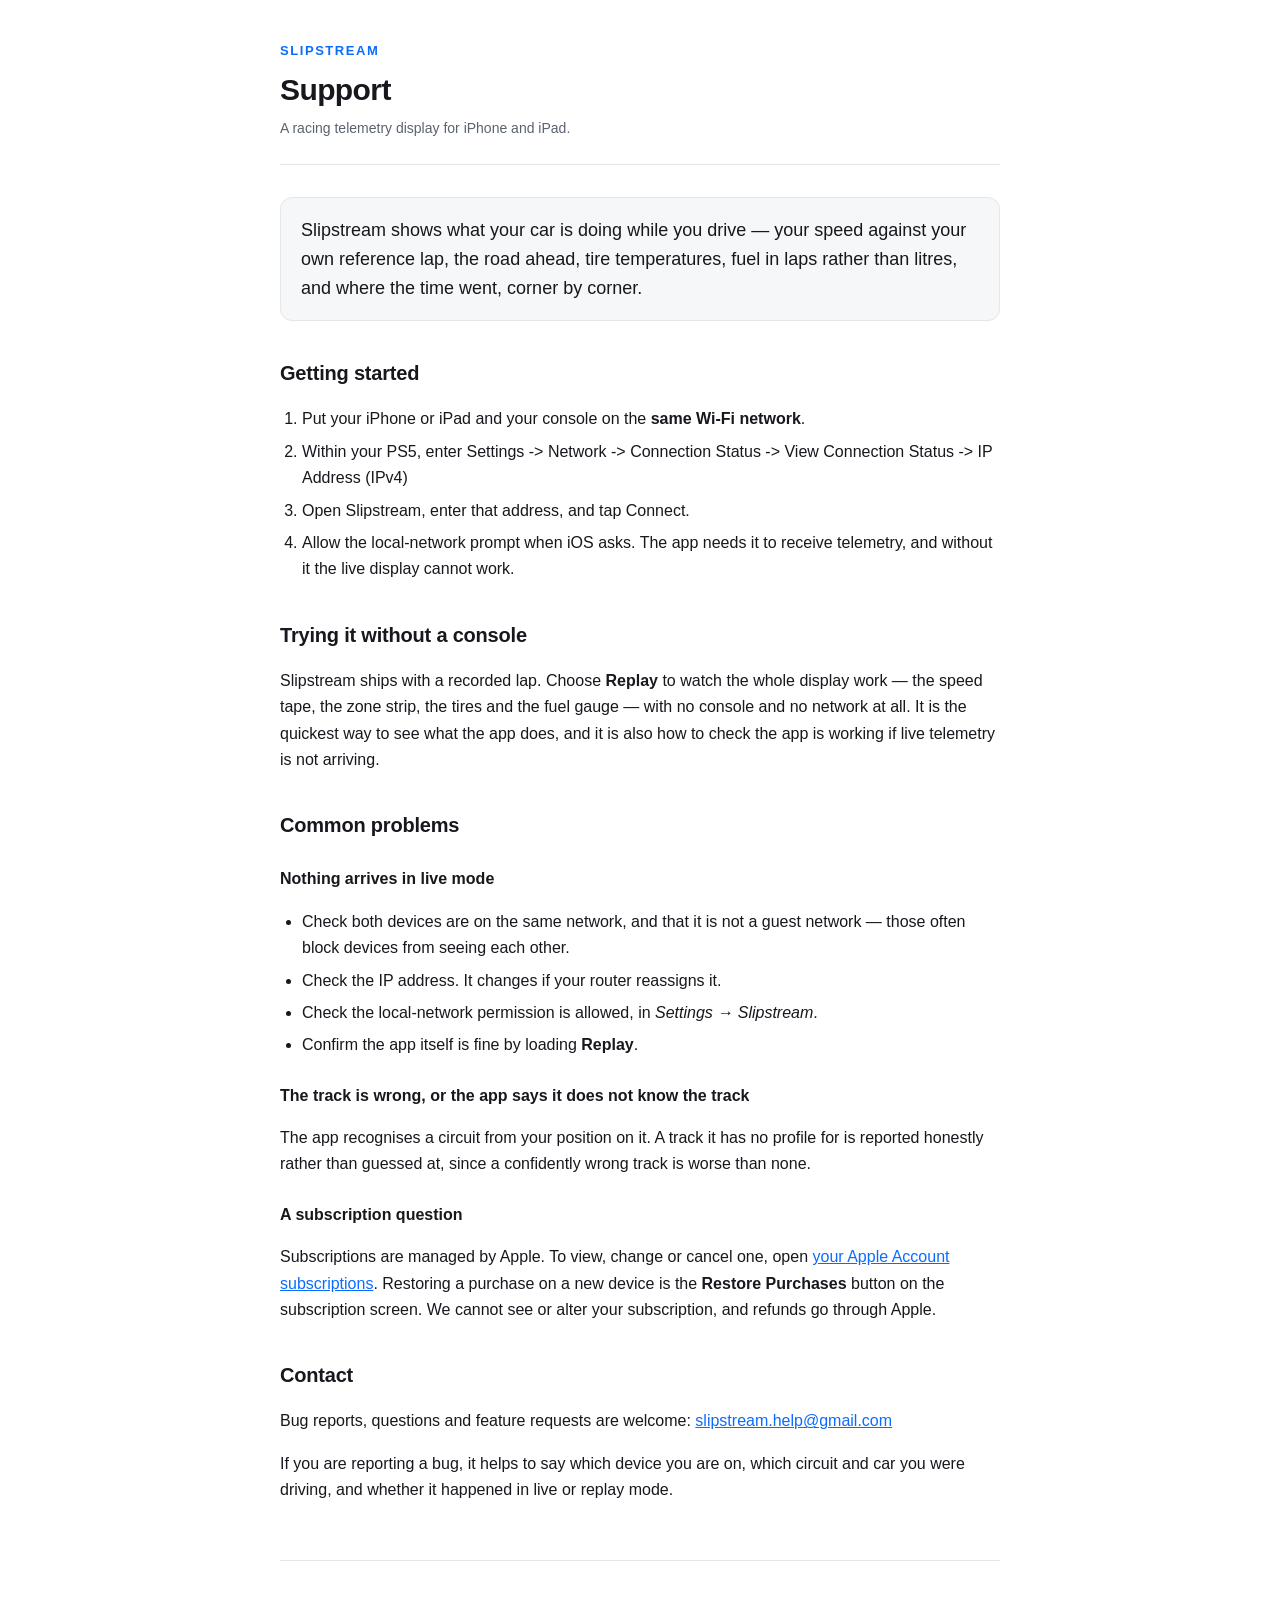
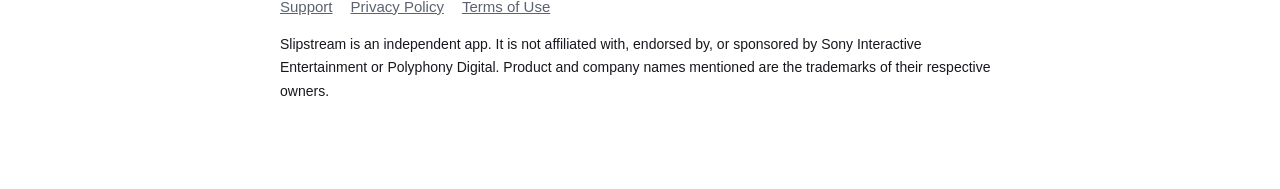
<file: index.html>
<!doctype html>
<html lang="en">
<head>
<meta charset="utf-8">
<meta name="viewport" content="width=device-width, initial-scale=1">
<title>Slipstream — Support</title>
<link rel="stylesheet" href="style.css">
</head>
<body>
<div class="wrap">

<header>
  <p class="mark">Slipstream</p>
  <h1>Support</h1>
  <p class="updated">A racing telemetry display for iPhone and iPad.</p>
</header>

<p class="lede">
  Slipstream shows what your car is doing while you drive — your speed against your own
  reference lap, the road ahead, tire temperatures, fuel in laps rather than litres, and
  where the time went, corner by corner.
</p>

<h2>Getting started</h2>
<ol>
  <li>Put your iPhone or iPad and your console on the <strong>same Wi-Fi network</strong>.</li>
  <li>Within your PS5, enter Settings -> Network -> Connection Status -> View Connection Status -> IP Address (IPv4)</li>
  <li>Open Slipstream, enter that address, and tap Connect.</li>
  <li>Allow the local-network prompt when iOS asks. The app needs it to receive
      telemetry, and without it the live display cannot work.</li>
</ol>

<h2>Trying it without a console</h2>
<p>
  Slipstream ships with a recorded lap. Choose <strong>Replay</strong> to watch the whole
  display work — the speed tape, the zone strip, the tires and the fuel gauge — with no
  console and no network at all. It is the quickest way to see what the app does, and it
  is also how to check the app is working if live telemetry is not arriving.
</p>

<h2>Common problems</h2>

<h3>Nothing arrives in live mode</h3>
<ul>
  <li>Check both devices are on the same network, and that it is not a guest network —
      those often block devices from seeing each other.</li>
  <li>Check the IP address. It changes if your router reassigns it.</li>
  <li>Check the local-network permission is allowed, in
      <em>Settings → Slipstream</em>.</li>
  <li>Confirm the app itself is fine by loading <strong>Replay</strong>.</li>
</ul>

<h3>The track is wrong, or the app says it does not know the track</h3>
<p>
  The app recognises a circuit from your position on it. A track it has no profile for is
  reported honestly rather than guessed at, since a confidently wrong track is worse than
  none.
</p>

<h3>A subscription question</h3>
<p>
  Subscriptions are managed by Apple. To view, change or cancel one, open
  <a href="https://apps.apple.com/account/subscriptions">your Apple Account
  subscriptions</a>. Restoring a purchase on a new device is the
  <strong>Restore Purchases</strong> button on the subscription screen. We cannot see or
  alter your subscription, and refunds go through Apple.
</p>

<h2>Contact</h2>
<p>
  Bug reports, questions and feature requests are welcome:
  <a href="mailto:slipstream.help@gmail.com">slipstream.help@gmail.com</a>
</p>
<p>
  If you are reporting a bug, it helps to say which device you are on, which circuit and
  car you were driving, and whether it happened in live or replay mode.
</p>

<footer>
  <nav class="links">
    <a href="index.html">Support</a>
    <a href="privacy.html">Privacy Policy</a>
    <a href="https://www.apple.com/legal/internet-services/itunes/dev/stdeula/">Terms of Use</a>
  </nav>
  <p>
    Slipstream is an independent app. It is not affiliated with, endorsed by, or sponsored
    by Sony Interactive Entertainment or Polyphony Digital. Product and company names
    mentioned are the trademarks of their respective owners.
  </p>
</footer>

</div>
</body>
</html>
</file>
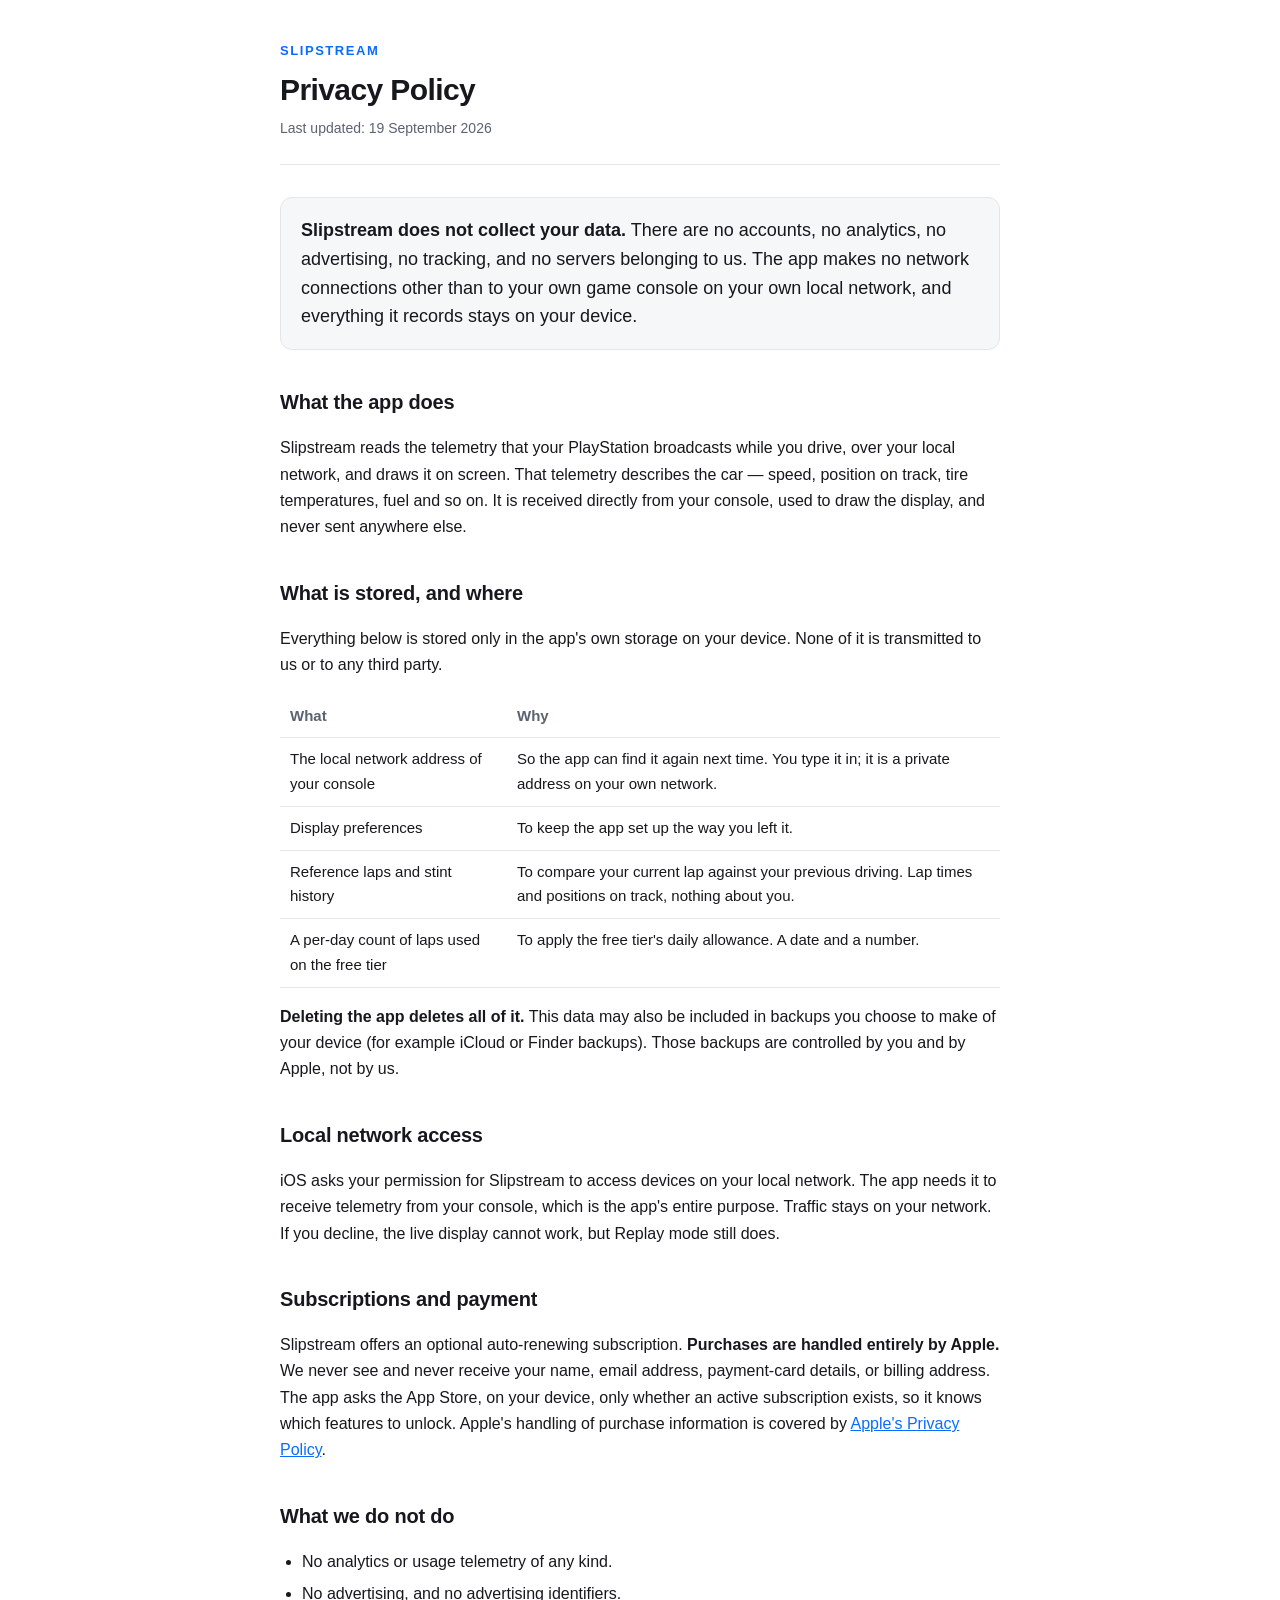
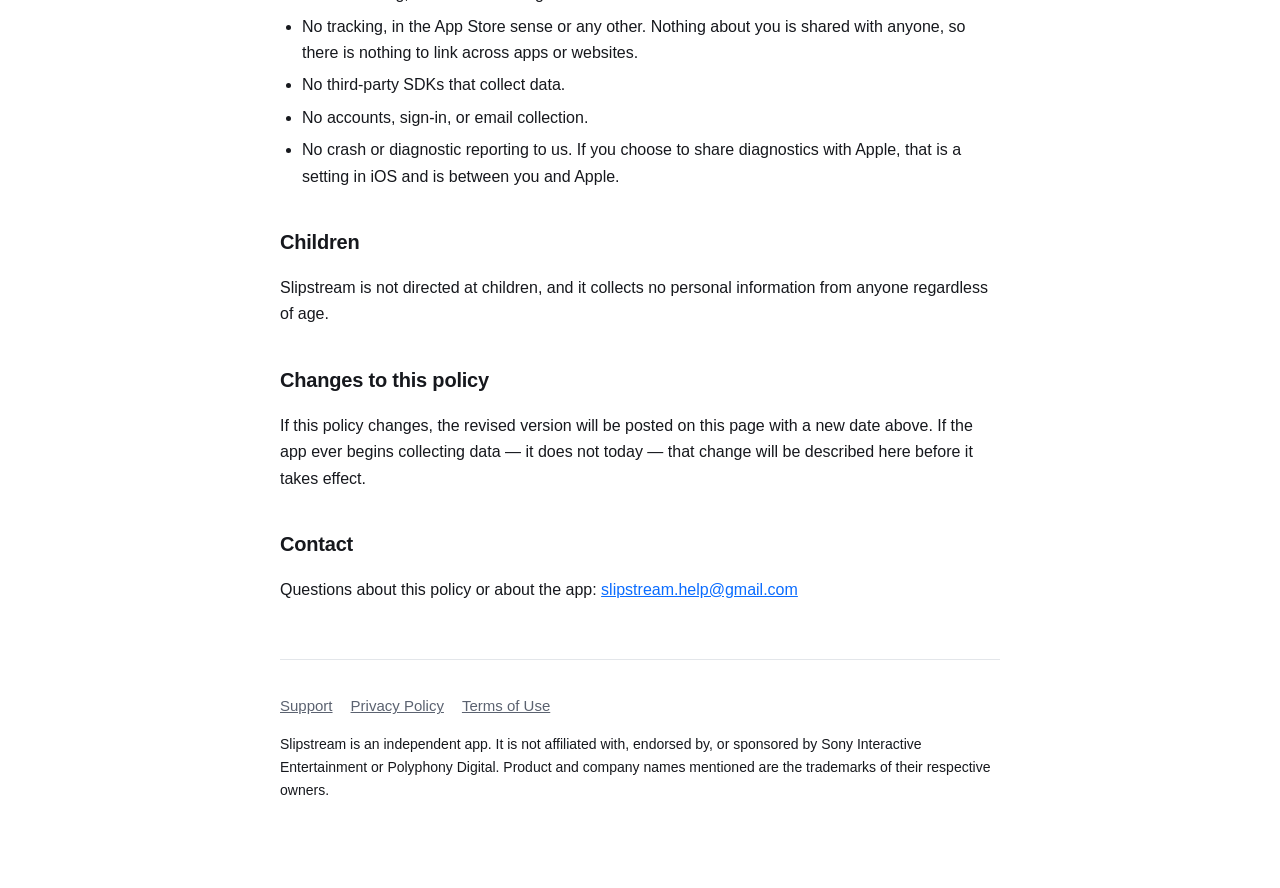
<file: privacy.html>
<!doctype html>
<html lang="en">
<head>
<meta charset="utf-8">
<meta name="viewport" content="width=device-width, initial-scale=1">
<title>Privacy Policy — Slipstream</title>
<link rel="stylesheet" href="style.css">
</head>
<body>
<div class="wrap">

<header>
  <p class="mark">Slipstream</p>
  <h1>Privacy Policy</h1>
  <p class="updated">Last updated: 19 September 2026</p>
</header>

<p class="lede">
  <strong>Slipstream does not collect your data.</strong> There are no accounts, no
  analytics, no advertising, no tracking, and no servers belonging to us. The app makes no
  network connections other than to your own game console on your own local network, and
  everything it records stays on your device.
</p>

<h2>What the app does</h2>
<p>
  Slipstream reads the telemetry that your PlayStation broadcasts while you drive, over
  your local network, and draws it on screen. That telemetry describes the car — speed,
  position on track, tire temperatures, fuel and so on. It is received directly from your
  console, used to draw the display, and never sent anywhere else.
</p>

<h2>What is stored, and where</h2>
<p>
  Everything below is stored only in the app's own storage on your device. None of it is
  transmitted to us or to any third party.
</p>

<table>
  <tr><th>What</th><th>Why</th></tr>
  <tr>
    <td>The local network address of your console</td>
    <td>So the app can find it again next time. You type it in; it is a private address on your own network.</td>
  </tr>
  <tr>
    <td>Display preferences</td>
    <td>To keep the app set up the way you left it.</td>
  </tr>
  <tr>
    <td>Reference laps and stint history</td>
    <td>To compare your current lap against your previous driving. Lap times and positions on track, nothing about you.</td>
  </tr>
  <tr>
    <td>A per-day count of laps used on the free tier</td>
    <td>To apply the free tier's daily allowance. A date and a number.</td>
  </tr>
</table>

<p>
  <strong>Deleting the app deletes all of it.</strong> This data may also be included in
  backups you choose to make of your device (for example iCloud or Finder backups). Those
  backups are controlled by you and by Apple, not by us.
</p>

<h2>Local network access</h2>
<p>
  iOS asks your permission for Slipstream to access devices on your local network. The app
  needs it to receive telemetry from your console, which is the app's entire purpose.
  Traffic stays on your network. If you decline, the live display cannot work, but Replay
  mode still does.
</p>

<h2>Subscriptions and payment</h2>
<p>
  Slipstream offers an optional auto-renewing subscription. <strong>Purchases are handled
  entirely by Apple.</strong> We never see and never receive your name, email address,
  payment-card details, or billing address. The app asks the App Store, on your device,
  only whether an active subscription exists, so it knows which features to unlock.
  Apple's handling of purchase information is covered by
  <a href="https://www.apple.com/legal/privacy/">Apple's Privacy Policy</a>.
</p>

<h2>What we do not do</h2>
<ul>
  <li>No analytics or usage telemetry of any kind.</li>
  <li>No advertising, and no advertising identifiers.</li>
  <li>No tracking, in the App Store sense or any other. Nothing about you is shared with
      anyone, so there is nothing to link across apps or websites.</li>
  <li>No third-party SDKs that collect data.</li>
  <li>No accounts, sign-in, or email collection.</li>
  <li>No crash or diagnostic reporting to us. If you choose to share diagnostics with
      Apple, that is a setting in iOS and is between you and Apple.</li>
</ul>

<h2>Children</h2>
<p>
  Slipstream is not directed at children, and it collects no personal information from
  anyone regardless of age.
</p>

<h2>Changes to this policy</h2>
<p>
  If this policy changes, the revised version will be posted on this page with a new date
  above. If the app ever begins collecting data — it does not today — that change will be
  described here before it takes effect.
</p>

<h2>Contact</h2>
<p>
  Questions about this policy or about the app:
  <a href="mailto:slipstream.help@gmail.com">slipstream.help@gmail.com</a>
</p>

<footer>
  <nav class="links">
    <a href="index.html">Support</a>
    <a href="privacy.html">Privacy Policy</a>
    <a href="https://www.apple.com/legal/internet-services/itunes/dev/stdeula/">Terms of Use</a>
  </nav>
  <p>
    Slipstream is an independent app. It is not affiliated with, endorsed by, or sponsored
    by Sony Interactive Entertainment or Polyphony Digital. Product and company names
    mentioned are the trademarks of their respective owners.
  </p>
</footer>

</div>
</body>
</html>
</file>
<file: style.css>
/* Slipstream policy pages. Self-contained: no fonts, scripts or assets are
   fetched from anywhere, which keeps the pages fast, private, and consistent
   with an app that makes no network requests of its own. */

:root {
  color-scheme: light dark;
  --bg: #ffffff;
  --panel: #f6f7f9;
  --text: #16181d;
  --dim: #5b6270;
  --rule: #e3e6ea;
  --accent: #0a6cff;
  --warn-bg: #fff6e5;
  --warn-rule: #e8b864;
  --warn-text: #5a4213;
}

@media (prefers-color-scheme: dark) {
  :root {
    --bg: #101216;
    --panel: #181b21;
    --text: #e9ecf1;
    --dim: #9aa3b2;
    --rule: #272c35;
    --accent: #5aa0ff;
    --warn-bg: #2a2214;
    --warn-rule: #7a6023;
    --warn-text: #f0d9a6;
  }
}

* { box-sizing: border-box; }

body {
  margin: 0;
  padding: 0 20px 72px;
  background: var(--bg);
  color: var(--text);
  font: 16px/1.65 -apple-system, BlinkMacSystemFont, "Segoe UI", Roboto,
        Helvetica, Arial, sans-serif;
  -webkit-text-size-adjust: 100%;
}

.wrap { max-width: 720px; margin: 0 auto; }

header {
  padding: 40px 0 24px;
  border-bottom: 1px solid var(--rule);
  margin-bottom: 32px;
}

.mark {
  font-size: 13px;
  font-weight: 700;
  letter-spacing: 0.12em;
  text-transform: uppercase;
  color: var(--accent);
  margin: 0 0 10px;
}

h1 { font-size: 30px; line-height: 1.25; margin: 0 0 8px; letter-spacing: -0.02em; }
h2 { font-size: 20px; margin: 36px 0 10px; letter-spacing: -0.01em; }
h3 { font-size: 16px; margin: 24px 0 6px; }

.updated { color: var(--dim); font-size: 14px; margin: 0; }

p, li { color: var(--text); }
ul, ol { padding-left: 22px; }
li { margin: 6px 0; }

a { color: var(--accent); }
a:hover { text-decoration: none; }

.lede {
  font-size: 18px;
  line-height: 1.6;
  background: var(--panel);
  border: 1px solid var(--rule);
  border-radius: 12px;
  padding: 18px 20px;
}

.lede strong { font-weight: 700; }

.note {
  background: var(--warn-bg);
  border: 1px solid var(--warn-rule);
  color: var(--warn-text);
  border-radius: 10px;
  padding: 14px 16px;
  font-size: 15px;
}

.note p { color: inherit; margin: 0; }

nav.links {
  display: flex;
  flex-wrap: wrap;
  gap: 18px;
  margin-top: 14px;
  font-size: 15px;
}

footer {
  margin-top: 56px;
  padding-top: 20px;
  border-top: 1px solid var(--rule);
  color: var(--dim);
  font-size: 14px;
}

footer a { color: var(--dim); }

code {
  background: var(--panel);
  border: 1px solid var(--rule);
  border-radius: 5px;
  padding: 1px 5px;
  font-size: 0.9em;
  font-family: ui-monospace, SFMono-Regular, Menlo, monospace;
}

table { border-collapse: collapse; width: 100%; margin: 14px 0; font-size: 15px; }
th, td { text-align: left; padding: 9px 10px; border-bottom: 1px solid var(--rule); vertical-align: top; }
th { color: var(--dim); font-weight: 600; }
</file>
